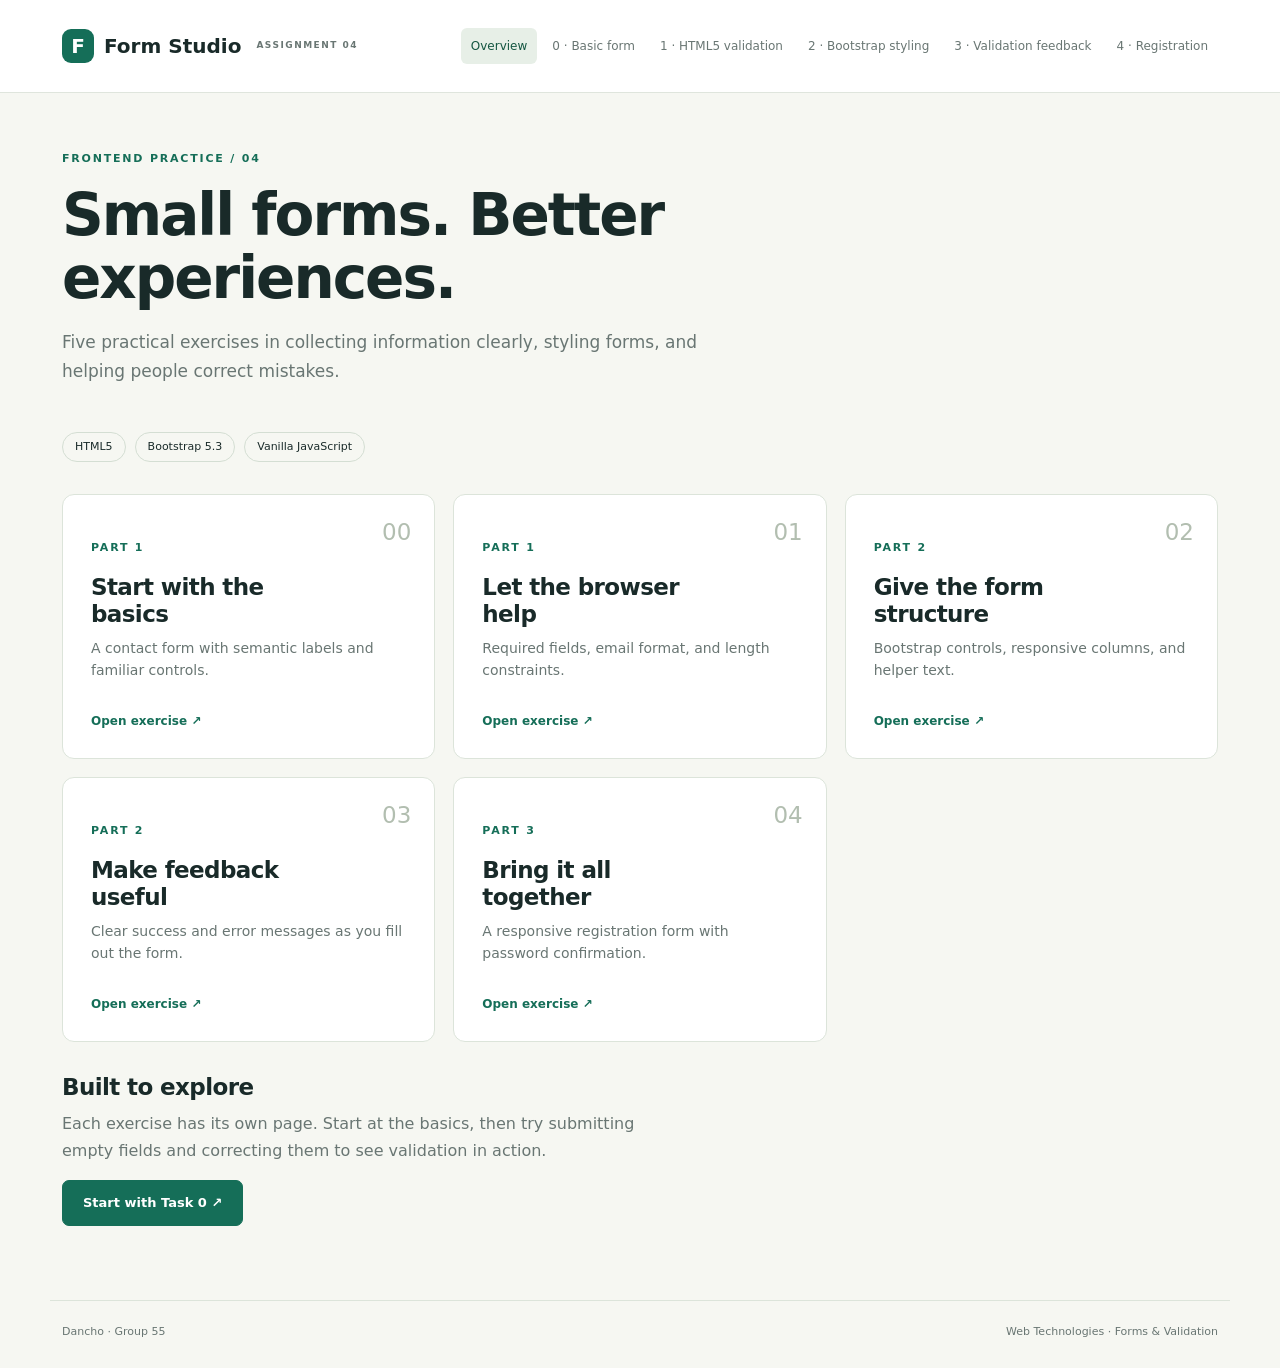
<file: index.html>
<!doctype html>
<html lang="en"><head><meta charset="utf-8"><meta name="viewport" content="width=device-width, initial-scale=1"><meta name="description" content="Assignment 4 — HTML forms and Bootstrap validation by Dancho, group 55."><title>Small forms. Better experiences. | Form Studio</title><link rel="stylesheet" href="assets/bootstrap.min.css"><link rel="stylesheet" href="assets/styles.css"><script src="assets/forms.js" defer></script></head>
<body><a class="skip-link" href="#main">Skip to content</a><header><nav class="navbar container" aria-label="Assignment navigation"><a class="navbar-brand" href="index.html"><span class="brand-mark">F</span> Form Studio<span class="brand-sub">ASSIGNMENT 04</span></a><div class="nav-links"><a class="nav-link active" href="index.html" aria-current="page">Overview</a><a class="nav-link " href="task0.html">0 · Basic form</a><a class="nav-link " href="task1.html">1 · HTML5 validation</a><a class="nav-link " href="task2.html">2 · Bootstrap styling</a><a class="nav-link " href="task3.html">3 · Validation feedback</a><a class="nav-link " href="task4.html">4 · Registration</a></div></nav></header>
<main id="main" class="container"><div class="page-heading"><p class="eyebrow">FRONTEND PRACTICE / 04</p><h1>Small forms. Better experiences.</h1><p class="lead">Five practical exercises in collecting information clearly, styling forms, and helping people correct mistakes.</p></div><div class="overview-top"><span class="pill">HTML5</span><span class="pill">Bootstrap 5.3</span><span class="pill">Vanilla JavaScript</span></div><section class="task-grid" aria-label="Exercises"><a class="task-card" href="task0.html"><span class="task-number">00</span><p class="eyebrow">PART 1</p><h2>Start with the basics</h2><p>A contact form with semantic labels and familiar controls.</p><span class="task-link">Open exercise ↗</span></a><a class="task-card" href="task1.html"><span class="task-number">01</span><p class="eyebrow">PART 1</p><h2>Let the browser help</h2><p>Required fields, email format, and length constraints.</p><span class="task-link">Open exercise ↗</span></a><a class="task-card" href="task2.html"><span class="task-number">02</span><p class="eyebrow">PART 2</p><h2>Give the form structure</h2><p>Bootstrap controls, responsive columns, and helper text.</p><span class="task-link">Open exercise ↗</span></a><a class="task-card" href="task3.html"><span class="task-number">03</span><p class="eyebrow">PART 2</p><h2>Make feedback useful</h2><p>Clear success and error messages as you fill out the form.</p><span class="task-link">Open exercise ↗</span></a><a class="task-card" href="task4.html"><span class="task-number">04</span><p class="eyebrow">PART 3</p><h2>Bring it all together</h2><p>A responsive registration form with password confirmation.</p><span class="task-link">Open exercise ↗</span></a></section><section class="overview-note"><h2>Built to explore</h2><p>Each exercise has its own page. Start at the basics, then try submitting empty fields and correcting them to see validation in action.</p><a class="btn btn-primary" href="task0.html">Start with Task 0 ↗</a></section></main><footer class="container"><span>Dancho · Group 55</span><span>Web Technologies · Forms &amp; Validation</span></footer></body></html>
</file>
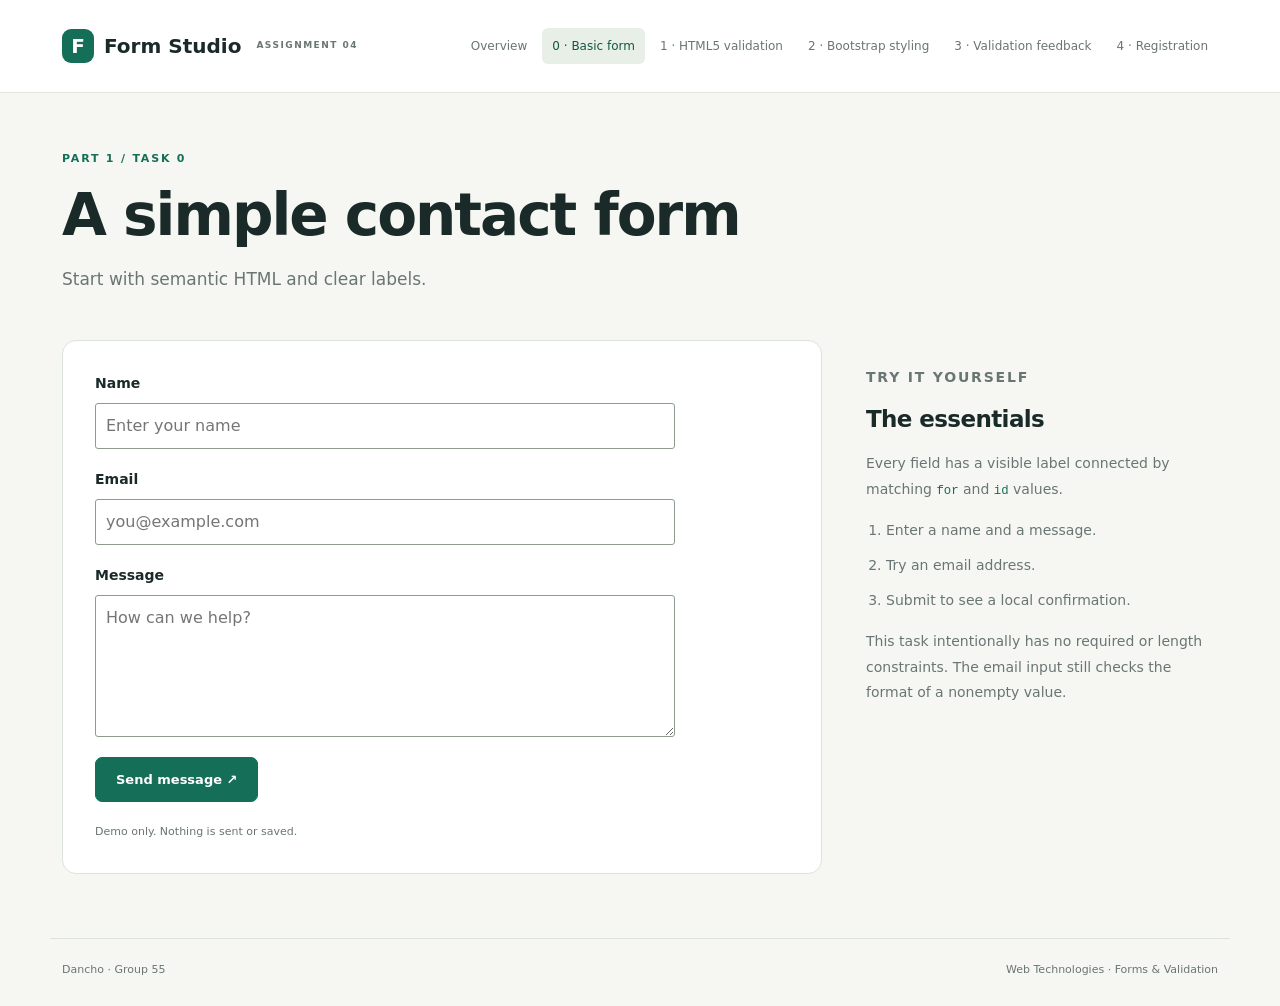
<file: task0.html>
<!doctype html>
<html lang="en"><head><meta charset="utf-8"><meta name="viewport" content="width=device-width, initial-scale=1"><meta name="description" content="Assignment 4 — HTML forms and Bootstrap validation by Dancho, group 55."><title>A simple contact form | Form Studio</title><link rel="stylesheet" href="assets/bootstrap.min.css"><link rel="stylesheet" href="assets/styles.css"><script src="assets/forms.js" defer></script></head>
<body><a class="skip-link" href="#main">Skip to content</a><header><nav class="navbar container" aria-label="Assignment navigation"><a class="navbar-brand" href="index.html"><span class="brand-mark">F</span> Form Studio<span class="brand-sub">ASSIGNMENT 04</span></a><div class="nav-links"><a class="nav-link " href="index.html">Overview</a><a class="nav-link active" href="task0.html" aria-current="page">0 · Basic form</a><a class="nav-link " href="task1.html">1 · HTML5 validation</a><a class="nav-link " href="task2.html">2 · Bootstrap styling</a><a class="nav-link " href="task3.html">3 · Validation feedback</a><a class="nav-link " href="task4.html">4 · Registration</a></div></nav></header>
<main id="main" class="container"><div class="page-heading"><p class="eyebrow">PART 1 / TASK 0</p><h1>A simple contact form</h1><p class="lead">Start with semantic HTML and clear labels.</p></div><div class="workspace"><section class="form-panel" aria-label="Form demonstration"><form id="contact-form" class="basic-form" data-mode="native" ><div class="basic-field"><label class="form-label" for="name">Name</label><input id="name" name="name" type="text" class="" placeholder="Enter your name" ></div><div class="basic-field"><label class="form-label" for="email">Email</label><input id="email" name="email" type="email" class="" placeholder="you@example.com" ></div><div class="basic-field"><label class="form-label" for="message">Message</label><textarea id="message" name="message" rows="5" class="" placeholder="How can we help?" ></textarea></div><div class="col-12"><button class="btn btn-primary" type="submit">Send message <span aria-hidden="true">↗</span></button></div><p class="form-status col-12" role="status" aria-live="polite"></p></form><p class="demo-note">Demo only. Nothing is sent or saved.</p></section><aside class="guide"><p class="eyebrow">TRY IT YOURSELF</p><h2>The essentials</h2><p>Every field has a visible label connected by matching <code>for</code> and <code>id</code> values.</p><ol><li>Enter a name and a message.</li><li>Try an email address.</li><li>Submit to see a local confirmation.</li></ol><p>This task intentionally has no required or length constraints. The email input still checks the format of a nonempty value.</p></aside></div></main><footer class="container"><span>Dancho · Group 55</span><span>Web Technologies · Forms &amp; Validation</span></footer></body></html>
</file>
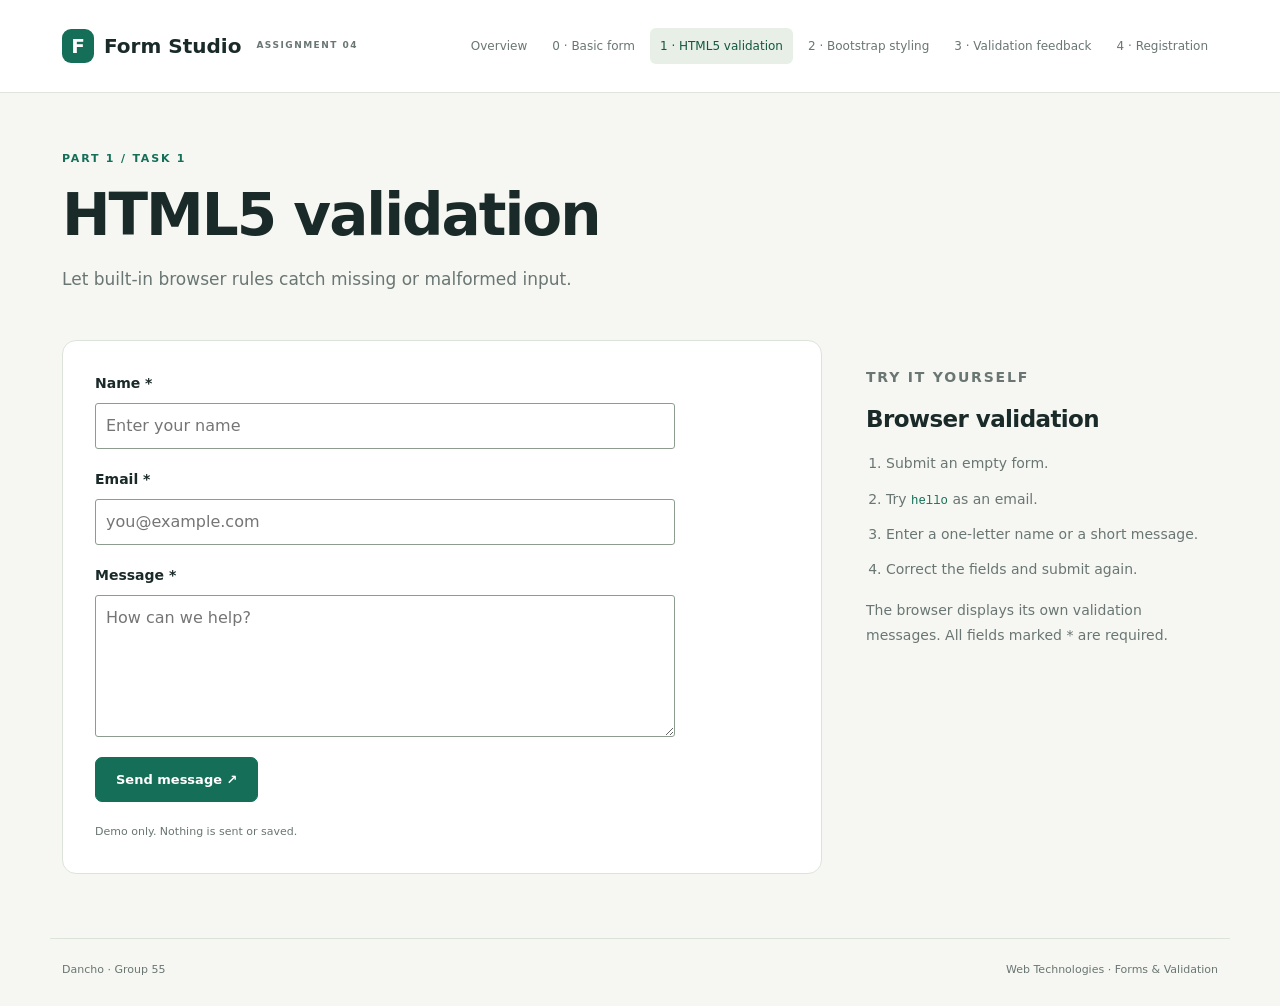
<file: task1.html>
<!doctype html>
<html lang="en"><head><meta charset="utf-8"><meta name="viewport" content="width=device-width, initial-scale=1"><meta name="description" content="Assignment 4 — HTML forms and Bootstrap validation by Dancho, group 55."><title>HTML5 validation | Form Studio</title><link rel="stylesheet" href="assets/bootstrap.min.css"><link rel="stylesheet" href="assets/styles.css"><script src="assets/forms.js" defer></script></head>
<body><a class="skip-link" href="#main">Skip to content</a><header><nav class="navbar container" aria-label="Assignment navigation"><a class="navbar-brand" href="index.html"><span class="brand-mark">F</span> Form Studio<span class="brand-sub">ASSIGNMENT 04</span></a><div class="nav-links"><a class="nav-link " href="index.html">Overview</a><a class="nav-link " href="task0.html">0 · Basic form</a><a class="nav-link active" href="task1.html" aria-current="page">1 · HTML5 validation</a><a class="nav-link " href="task2.html">2 · Bootstrap styling</a><a class="nav-link " href="task3.html">3 · Validation feedback</a><a class="nav-link " href="task4.html">4 · Registration</a></div></nav></header>
<main id="main" class="container"><div class="page-heading"><p class="eyebrow">PART 1 / TASK 1</p><h1>HTML5 validation</h1><p class="lead">Let built-in browser rules catch missing or malformed input.</p></div><div class="workspace"><section class="form-panel" aria-label="Form demonstration"><form id="contact-form" class="basic-form" data-mode="native" ><div class="basic-field"><label class="form-label" for="name">Name *</label><input id="name" name="name" type="text" class="" placeholder="Enter your name" minlength="2" maxlength="60" autocomplete="name" required></div><div class="basic-field"><label class="form-label" for="email">Email *</label><input id="email" name="email" type="email" class="" placeholder="you@example.com" maxlength="254" autocomplete="email" required></div><div class="basic-field"><label class="form-label" for="message">Message *</label><textarea id="message" name="message" rows="5" class="" placeholder="How can we help?" minlength="10" maxlength="1000" required></textarea></div><div class="col-12"><button class="btn btn-primary" type="submit">Send message <span aria-hidden="true">↗</span></button></div><p class="form-status col-12" role="status" aria-live="polite"></p></form><p class="demo-note">Demo only. Nothing is sent or saved.</p></section><aside class="guide"><p class="eyebrow">TRY IT YOURSELF</p><h2>Browser validation</h2><ol><li>Submit an empty form.</li><li>Try <code>hello</code> as an email.</li><li>Enter a one-letter name or a short message.</li><li>Correct the fields and submit again.</li></ol><p>The browser displays its own validation messages. All fields marked * are required.</p></aside></div></main><footer class="container"><span>Dancho · Group 55</span><span>Web Technologies · Forms &amp; Validation</span></footer></body></html>
</file>
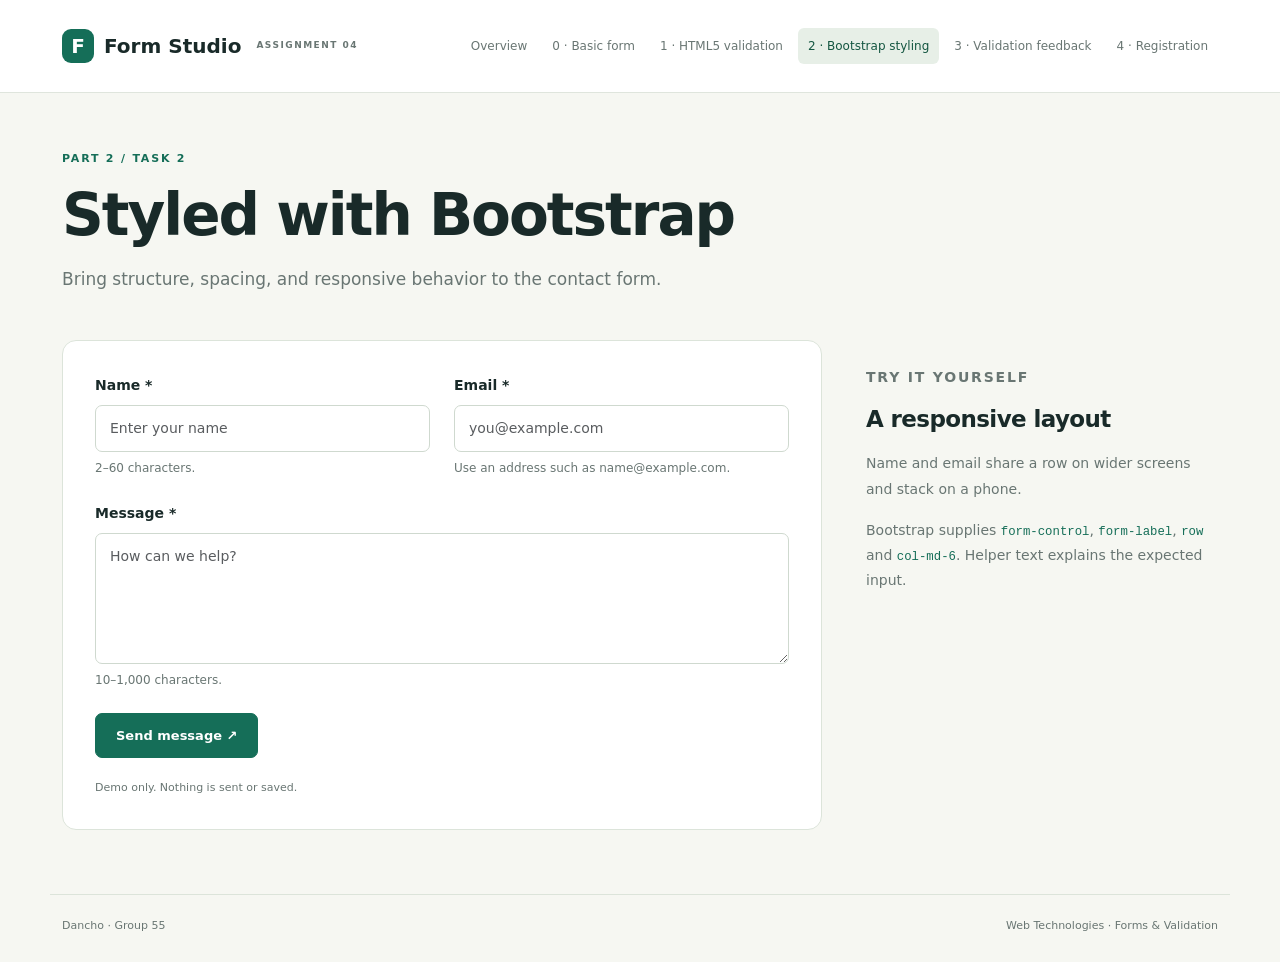
<file: task2.html>
<!doctype html>
<html lang="en"><head><meta charset="utf-8"><meta name="viewport" content="width=device-width, initial-scale=1"><meta name="description" content="Assignment 4 — HTML forms and Bootstrap validation by Dancho, group 55."><title>Styled with Bootstrap | Form Studio</title><link rel="stylesheet" href="assets/bootstrap.min.css"><link rel="stylesheet" href="assets/styles.css"><script src="assets/forms.js" defer></script></head>
<body><a class="skip-link" href="#main">Skip to content</a><header><nav class="navbar container" aria-label="Assignment navigation"><a class="navbar-brand" href="index.html"><span class="brand-mark">F</span> Form Studio<span class="brand-sub">ASSIGNMENT 04</span></a><div class="nav-links"><a class="nav-link " href="index.html">Overview</a><a class="nav-link " href="task0.html">0 · Basic form</a><a class="nav-link " href="task1.html">1 · HTML5 validation</a><a class="nav-link active" href="task2.html" aria-current="page">2 · Bootstrap styling</a><a class="nav-link " href="task3.html">3 · Validation feedback</a><a class="nav-link " href="task4.html">4 · Registration</a></div></nav></header>
<main id="main" class="container"><div class="page-heading"><p class="eyebrow">PART 2 / TASK 2</p><h1>Styled with Bootstrap</h1><p class="lead">Bring structure, spacing, and responsive behavior to the contact form.</p></div><div class="workspace"><section class="form-panel" aria-label="Form demonstration"><form id="contact-form" class="row g-4" data-mode="native" ><div class="col-md-6"><label class="form-label" for="name">Name *</label><input id="name" name="name" type="text" class="form-control" placeholder="Enter your name" minlength="2" maxlength="60" autocomplete="name" required aria-describedby="name-help"><div id="name-help" class="form-text">2–60 characters.</div></div><div class="col-md-6"><label class="form-label" for="email">Email *</label><input id="email" name="email" type="email" class="form-control" placeholder="you@example.com" maxlength="254" autocomplete="email" required aria-describedby="email-help"><div id="email-help" class="form-text">Use an address such as name@example.com.</div></div><div class="col-12"><label class="form-label" for="message">Message *</label><textarea id="message" name="message" rows="5" class="form-control" placeholder="How can we help?" minlength="10" maxlength="1000" required aria-describedby="message-help"></textarea><div id="message-help" class="form-text">10–1,000 characters.</div></div><div class="col-12"><button class="btn btn-primary" type="submit">Send message <span aria-hidden="true">↗</span></button></div><p class="form-status col-12" role="status" aria-live="polite"></p></form><p class="demo-note">Demo only. Nothing is sent or saved.</p></section><aside class="guide"><p class="eyebrow">TRY IT YOURSELF</p><h2>A responsive layout</h2><p>Name and email share a row on wider screens and stack on a phone.</p><p>Bootstrap supplies <code>form-control</code>, <code>form-label</code>, <code>row</code> and <code>col-md-6</code>. Helper text explains the expected input.</p></aside></div></main><footer class="container"><span>Dancho · Group 55</span><span>Web Technologies · Forms &amp; Validation</span></footer></body></html>
</file>
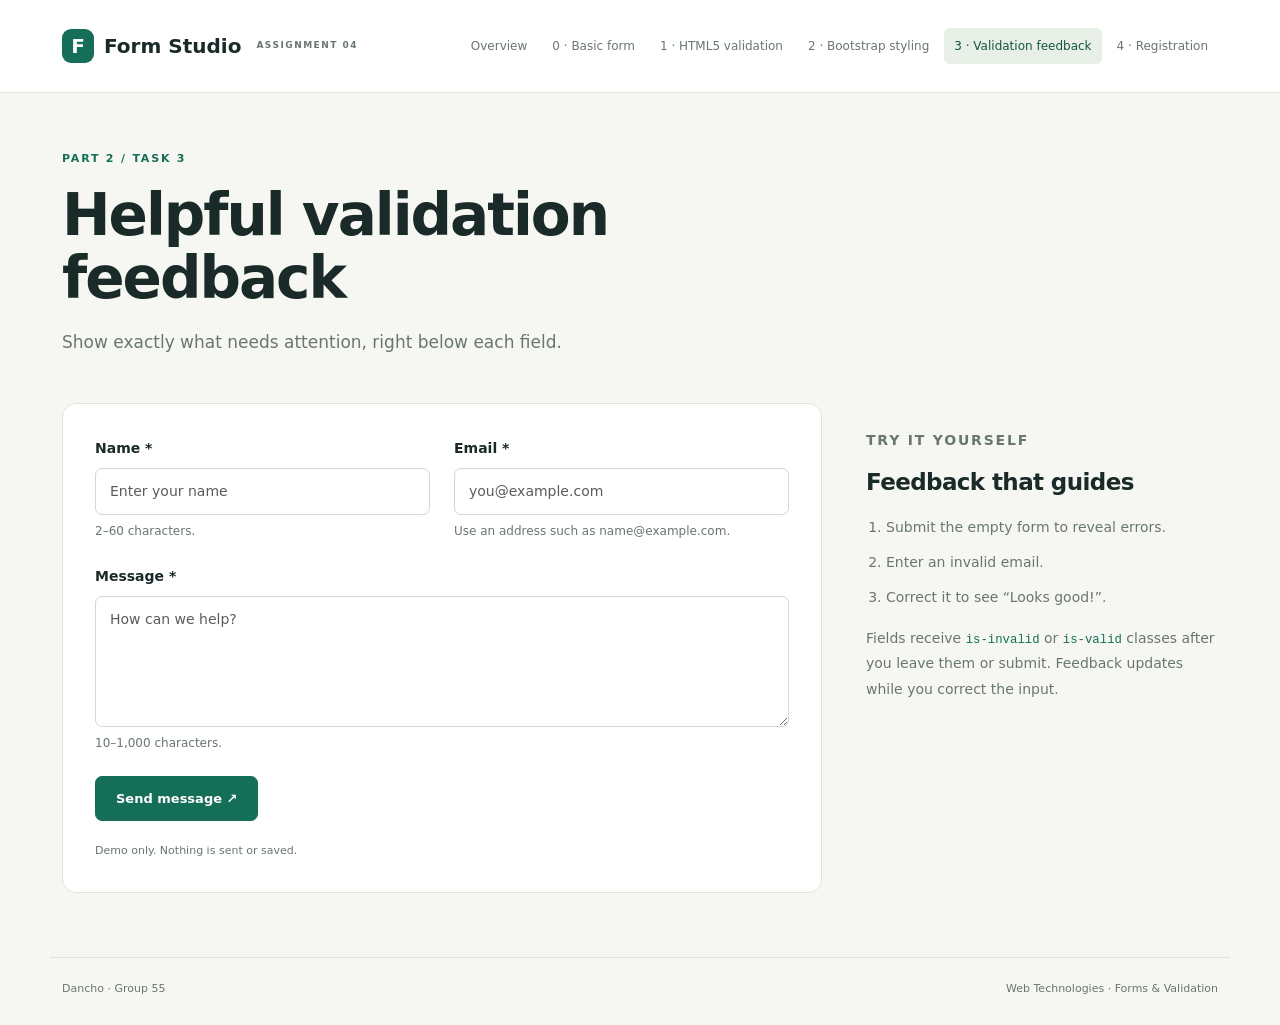
<file: task3.html>
<!doctype html>
<html lang="en"><head><meta charset="utf-8"><meta name="viewport" content="width=device-width, initial-scale=1"><meta name="description" content="Assignment 4 — HTML forms and Bootstrap validation by Dancho, group 55."><title>Helpful validation feedback | Form Studio</title><link rel="stylesheet" href="assets/bootstrap.min.css"><link rel="stylesheet" href="assets/styles.css"><script src="assets/forms.js" defer></script></head>
<body><a class="skip-link" href="#main">Skip to content</a><header><nav class="navbar container" aria-label="Assignment navigation"><a class="navbar-brand" href="index.html"><span class="brand-mark">F</span> Form Studio<span class="brand-sub">ASSIGNMENT 04</span></a><div class="nav-links"><a class="nav-link " href="index.html">Overview</a><a class="nav-link " href="task0.html">0 · Basic form</a><a class="nav-link " href="task1.html">1 · HTML5 validation</a><a class="nav-link " href="task2.html">2 · Bootstrap styling</a><a class="nav-link active" href="task3.html" aria-current="page">3 · Validation feedback</a><a class="nav-link " href="task4.html">4 · Registration</a></div></nav></header>
<main id="main" class="container"><div class="page-heading"><p class="eyebrow">PART 2 / TASK 3</p><h1>Helpful validation feedback</h1><p class="lead">Show exactly what needs attention, right below each field.</p></div><div class="workspace"><section class="form-panel" aria-label="Form demonstration"><form id="contact-form" class="row g-4" data-mode="custom" novalidate><div class="col-md-6"><label class="form-label" for="name">Name *</label><input id="name" name="name" type="text" class="form-control" placeholder="Enter your name" minlength="2" maxlength="60" autocomplete="name" required aria-describedby="name-help name-error"><div id="name-help" class="form-text">2–60 characters.</div><div id="name-error" class="invalid-feedback">Please check this field.</div><div class="valid-feedback">Looks good!</div></div><div class="col-md-6"><label class="form-label" for="email">Email *</label><input id="email" name="email" type="email" class="form-control" placeholder="you@example.com" maxlength="254" autocomplete="email" required aria-describedby="email-help email-error"><div id="email-help" class="form-text">Use an address such as name@example.com.</div><div id="email-error" class="invalid-feedback">Please check this field.</div><div class="valid-feedback">Looks good!</div></div><div class="col-12"><label class="form-label" for="message">Message *</label><textarea id="message" name="message" rows="5" class="form-control" placeholder="How can we help?" minlength="10" maxlength="1000" required aria-describedby="message-help message-error"></textarea><div id="message-help" class="form-text">10–1,000 characters.</div><div id="message-error" class="invalid-feedback">Please check this field.</div><div class="valid-feedback">Looks good!</div></div><div class="col-12"><button class="btn btn-primary" type="submit">Send message <span aria-hidden="true">↗</span></button></div><p class="form-status col-12" role="status" aria-live="polite"></p></form><p class="demo-note">Demo only. Nothing is sent or saved.</p></section><aside class="guide"><p class="eyebrow">TRY IT YOURSELF</p><h2>Feedback that guides</h2><ol><li>Submit the empty form to reveal errors.</li><li>Enter an invalid email.</li><li>Correct it to see “Looks good!”.</li></ol><p>Fields receive <code>is-invalid</code> or <code>is-valid</code> classes after you leave them or submit. Feedback updates while you correct the input.</p></aside></div></main><footer class="container"><span>Dancho · Group 55</span><span>Web Technologies · Forms &amp; Validation</span></footer></body></html>
</file>
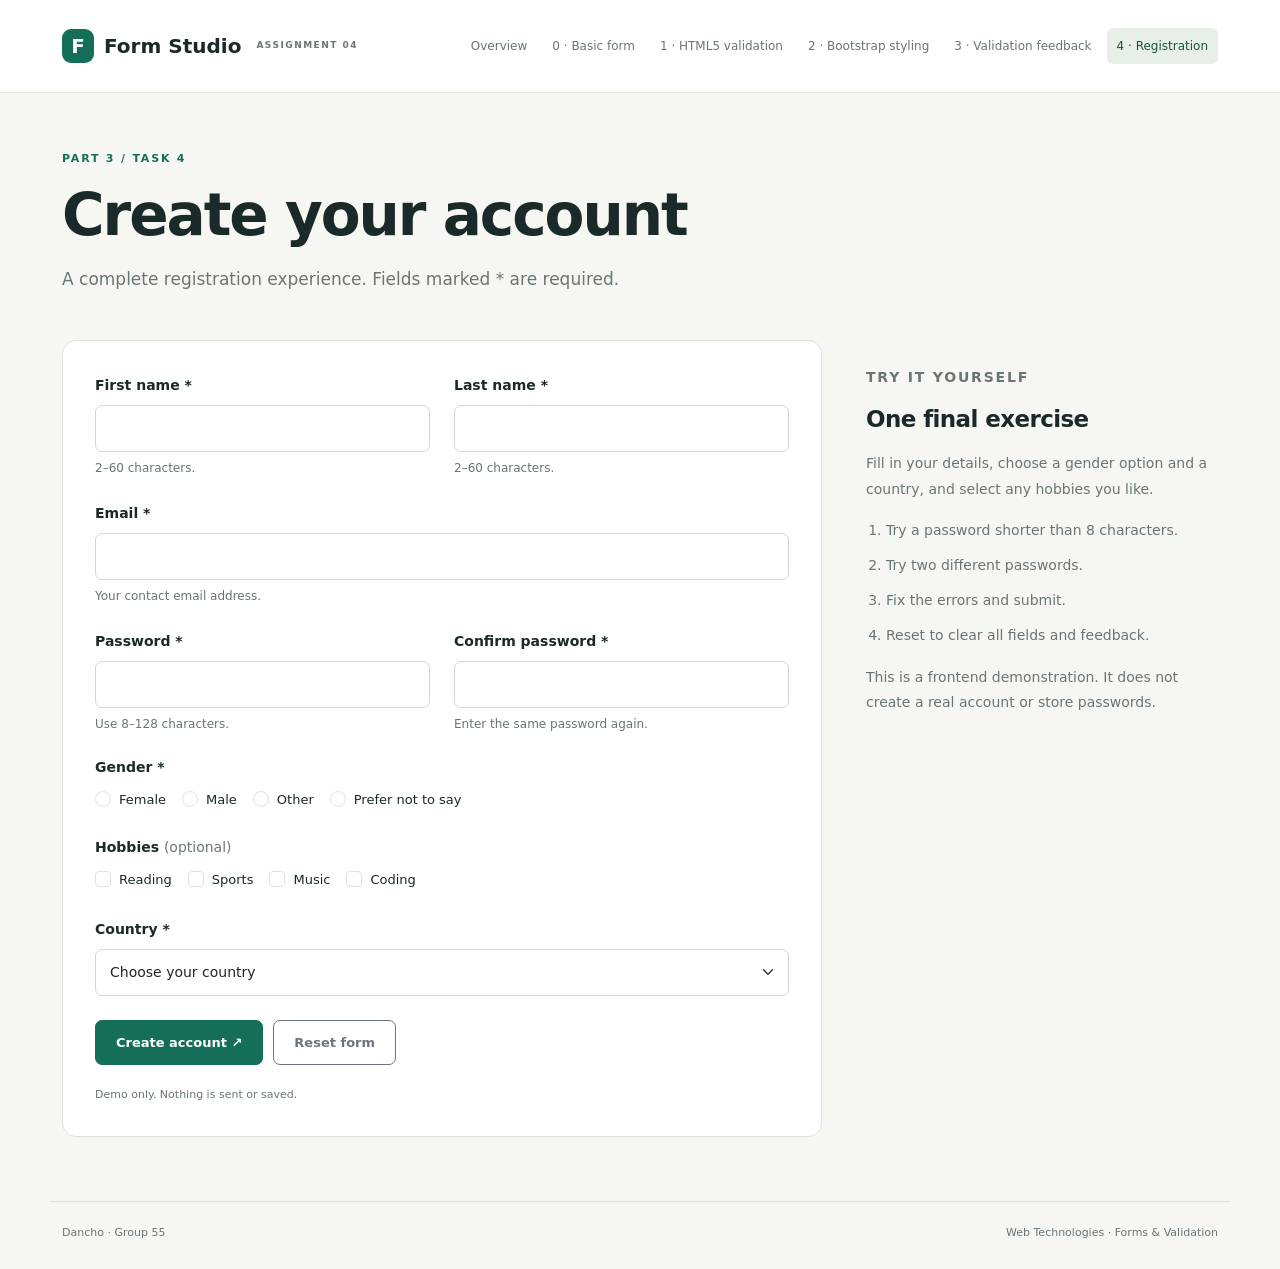
<file: task4.html>
<!doctype html>
<html lang="en"><head><meta charset="utf-8"><meta name="viewport" content="width=device-width, initial-scale=1"><meta name="description" content="Assignment 4 — HTML forms and Bootstrap validation by Dancho, group 55."><title>Create your account | Form Studio</title><link rel="stylesheet" href="assets/bootstrap.min.css"><link rel="stylesheet" href="assets/styles.css"><script src="assets/forms.js" defer></script></head>
<body><a class="skip-link" href="#main">Skip to content</a><header><nav class="navbar container" aria-label="Assignment navigation"><a class="navbar-brand" href="index.html"><span class="brand-mark">F</span> Form Studio<span class="brand-sub">ASSIGNMENT 04</span></a><div class="nav-links"><a class="nav-link " href="index.html">Overview</a><a class="nav-link " href="task0.html">0 · Basic form</a><a class="nav-link " href="task1.html">1 · HTML5 validation</a><a class="nav-link " href="task2.html">2 · Bootstrap styling</a><a class="nav-link " href="task3.html">3 · Validation feedback</a><a class="nav-link active" href="task4.html" aria-current="page">4 · Registration</a></div></nav></header>
<main id="main" class="container"><div class="page-heading"><p class="eyebrow">PART 3 / TASK 4</p><h1>Create your account</h1><p class="lead">A complete registration experience. Fields marked * are required.</p></div><div class="workspace"><section class="form-panel" aria-label="Form demonstration"><form id="registration-form" class="row g-4" data-mode="custom" novalidate><div class="col-md-6"><label class="form-label" for="first-name">First name *</label><input class="form-control" id="first-name" name="first-name" type="text" autocomplete="given-name" minlength="2" maxlength="60" required aria-describedby="first-name-help first-name-error"><div id="first-name-help" class="form-text">2–60 characters.</div><div id="first-name-error" class="invalid-feedback">Please check this field.</div><div class="valid-feedback">Looks good!</div></div><div class="col-md-6"><label class="form-label" for="last-name">Last name *</label><input class="form-control" id="last-name" name="last-name" type="text" autocomplete="family-name" minlength="2" maxlength="60" required aria-describedby="last-name-help last-name-error"><div id="last-name-help" class="form-text">2–60 characters.</div><div id="last-name-error" class="invalid-feedback">Please check this field.</div><div class="valid-feedback">Looks good!</div></div><div class="col-12"><label class="form-label" for="email">Email *</label><input class="form-control" id="email" name="email" type="email" autocomplete="email" maxlength="254" required aria-describedby="email-help email-error"><div id="email-help" class="form-text">Your contact email address.</div><div id="email-error" class="invalid-feedback">Please check this field.</div><div class="valid-feedback">Looks good!</div></div><div class="col-md-6"><label class="form-label" for="password">Password *</label><input class="form-control" id="password" name="password" type="password" autocomplete="new-password" minlength="8" maxlength="128" required aria-describedby="password-help password-error"><div id="password-help" class="form-text">Use 8–128 characters.</div><div id="password-error" class="invalid-feedback">Please check this field.</div><div class="valid-feedback">Looks good!</div></div><div class="col-md-6"><label class="form-label" for="confirm-password">Confirm password *</label><input class="form-control" id="confirm-password" name="confirm-password" type="password" autocomplete="new-password" minlength="8" maxlength="128" required aria-describedby="confirm-password-help confirm-password-error"><div id="confirm-password-help" class="form-text">Enter the same password again.</div><div id="confirm-password-error" class="invalid-feedback">Please check this field.</div><div class="valid-feedback">Looks good!</div></div><fieldset class="col-12"><legend>Gender *</legend><div class="form-check form-check-inline"><input class="form-check-input" id="gender-female" type="radio" name="gender" value="female" required aria-describedby="gender-error"><label class="form-check-label" for="gender-female">Female</label></div><div class="form-check form-check-inline"><input class="form-check-input" id="gender-male" type="radio" name="gender" value="male" required aria-describedby="gender-error"><label class="form-check-label" for="gender-male">Male</label></div><div class="form-check form-check-inline"><input class="form-check-input" id="gender-other" type="radio" name="gender" value="other" required aria-describedby="gender-error"><label class="form-check-label" for="gender-other">Other</label></div><div class="form-check form-check-inline"><input class="form-check-input" id="gender-undisclosed" type="radio" name="gender" value="undisclosed" required aria-describedby="gender-error"><label class="form-check-label" for="gender-undisclosed">Prefer not to say</label></div><div id="gender-error" class="group-feedback invalid-feedback">Please choose a gender option.</div></fieldset><fieldset class="col-12"><legend>Hobbies <span class="optional">(optional)</span></legend><div class="form-check form-check-inline"><input class="form-check-input" type="checkbox" name="hobbies" id="hobby-reading" value="Reading"><label class="form-check-label" for="hobby-reading">Reading</label></div><div class="form-check form-check-inline"><input class="form-check-input" type="checkbox" name="hobbies" id="hobby-sports" value="Sports"><label class="form-check-label" for="hobby-sports">Sports</label></div><div class="form-check form-check-inline"><input class="form-check-input" type="checkbox" name="hobbies" id="hobby-music" value="Music"><label class="form-check-label" for="hobby-music">Music</label></div><div class="form-check form-check-inline"><input class="form-check-input" type="checkbox" name="hobbies" id="hobby-coding" value="Coding"><label class="form-check-label" for="hobby-coding">Coding</label></div></fieldset><div class="col-12"><label for="country" class="form-label">Country *</label><select id="country" name="country" class="form-select" required aria-describedby="country-error"><option value="">Choose your country</option><option value="Kazakhstan">Kazakhstan</option><option value="Kyrgyzstan">Kyrgyzstan</option><option value="Uzbekistan">Uzbekistan</option><option value="United Kingdom">United Kingdom</option><option value="United States">United States</option><option value="Other">Other</option></select><div id="country-error" class="invalid-feedback">Please check this field.</div><div class="valid-feedback">Looks good!</div></div><div class="col-12 button-row"><button type="submit" class="btn btn-primary">Create account ↗</button><button type="reset" class="btn btn-outline-secondary">Reset form</button></div><p class="form-status col-12" role="status" aria-live="polite"></p></form><p class="demo-note">Demo only. Nothing is sent or saved.</p></section><aside class="guide"><p class="eyebrow">TRY IT YOURSELF</p><h2>One final exercise</h2><p>Fill in your details, choose a gender option and a country, and select any hobbies you like.</p><ol><li>Try a password shorter than 8 characters.</li><li>Try two different passwords.</li><li>Fix the errors and submit.</li><li>Reset to clear all fields and feedback.</li></ol><p>This is a frontend demonstration. It does not create a real account or store passwords.</p></aside></div></main><footer class="container"><span>Dancho · Group 55</span><span>Web Technologies · Forms &amp; Validation</span></footer></body></html>
</file>
<file: assets/styles.css>
:root{--ink:#192a29;--muted:#697673;--accent:#156e58;--paper:#f6f7f2}body{background:var(--paper);color:var(--ink);font-family:system-ui,-apple-system,sans-serif}header{background:#fff;border-bottom:1px solid #dfe5dd}.container{max-width:1180px}.navbar{padding:24px 12px;gap:24px;align-items:center}.navbar-brand{color:var(--ink);font-weight:750;font-size:20px;margin:0;display:flex;align-items:center;gap:10px}.brand-mark{background:var(--accent);color:white;border-radius:9px;width:32px;height:34px;display:grid;place-items:center}.brand-sub{font-size:9px;letter-spacing:1.5px;margin-left:5px;color:var(--muted)}.nav-links{display:flex;flex-wrap:wrap;gap:5px}.nav-link{font-size:12px;padding:9px 10px;border-radius:6px;color:var(--muted)}.nav-link:hover,.nav-link.active{background:#e7efe7;color:#145641}.page-heading{padding:58px 0 30px;max-width:760px}.eyebrow{font-size:11px;font-weight:700;letter-spacing:1.8px;color:var(--accent);margin-bottom:16px}h1{font-size:clamp(32px,4.8vw,58px);font-weight:650;letter-spacing:-2px;line-height:1.09;margin-bottom:18px}h2{font-size:23px;letter-spacing:-.6px;font-weight:650}.lead{font-size:17px;line-height:1.7;color:var(--muted);max-width:650px}.overview-top{display:flex;gap:9px;margin-bottom:32px}.pill{font-size:11px;border:1px solid #d4ded3;padding:6px 12px;border-radius:20px}.task-grid{display:grid;grid-template-columns:repeat(3,1fr);gap:18px}.task-card{position:relative;display:flex;flex-direction:column;background:#fff;border:1px solid #dce4da;border-radius:12px;padding:28px;text-decoration:none;color:var(--ink);min-height:265px;transition:transform .15s,border-color .15s}.task-card:hover{transform:translateY(-3px);border-color:var(--accent)}.task-card .eyebrow{margin:17px 0}.task-card h2{max-width:230px}.task-card p:not(.eyebrow){font-size:14px;line-height:1.6;color:var(--muted)}.task-number{position:absolute;right:23px;top:20px;color:#b2beb0;font-size:23px}.task-link{margin-top:auto;font-size:12px;font-weight:650;color:var(--accent)}.overview-note{padding:32px 0 10px;max-width:620px}.overview-note p{color:var(--muted);line-height:1.7}.workspace{display:grid;grid-template-columns:minmax(0,760px) 1fr;gap:44px;align-items:start}.form-panel{background:white;border:1px solid #dce4da;border-radius:14px;padding:32px}.guide{padding:25px 0}.guide h2{margin-bottom:18px}.guide p,.guide li{font-size:14px;line-height:1.8;color:var(--muted)}.guide ol{padding-left:20px}.guide li{margin-bottom:10px}.form-label,legend{font-size:14px;font-weight:600;margin-bottom:9px}legend{float:none;width:auto}.optional{font-weight:400;color:var(--muted)}.form-control,.form-select{padding:12px 14px;border-color:#cfd9cf;border-radius:7px;font-size:14px}.form-control:focus,.form-select:focus{border-color:#156e58;box-shadow:0 0 0 .2rem #156e581a}.form-text{font-size:12px;margin-top:7px;color:var(--muted)}.btn{font-size:13px;padding:12px 20px;border-radius:7px;font-weight:600}.btn-primary{--bs-btn-bg:#156e58;--bs-btn-border-color:#156e58;--bs-btn-hover-bg:#105640;--bs-btn-hover-border-color:#105640;--bs-btn-active-bg:#105640;--bs-btn-active-border-color:#105640;--bs-btn-disabled-bg:#156e58}.button-row{display:flex;gap:10px;flex-wrap:wrap}.form-check-label{font-size:13px}.form-check-input:checked{background-color:var(--accent);border-color:var(--accent)}.form-status{margin-bottom:0;font-size:14px;color:#145641}.form-status.error{color:#b42331}.form-status:empty{display:none}.demo-note{font-size:11px;color:var(--muted);margin:22px 0 0}.basic-field{margin-bottom:20px}.basic-field label{display:block}.basic-field input,.basic-field textarea{display:block;width:100%;padding:10px;border:1px solid #8e9c8f;border-radius:3px;font:inherit}.basic-field input:focus,.basic-field textarea:focus{outline:2px solid var(--accent);outline-offset:2px}.basic-form{max-width:580px}.basic-form button{font-weight:600}footer{display:flex;justify-content:space-between;gap:15px;flex-wrap:wrap;border-top:1px solid #dce4da;margin-top:64px;padding-top:23px!important;padding-bottom:28px!important;font-size:11px;color:var(--muted)}code{font-size:.88em;color:#156e58}.skip-link{position:absolute;left:12px;top:-60px;background:white;padding:10px;z-index:100}.skip-link:focus{top:10px}a:focus-visible,button:focus-visible{outline:3px solid #2e8069;outline-offset:3px}@media(max-width:991px){.navbar{align-items:flex-start}.brand-sub{display:none}.workspace{grid-template-columns:minmax(0,1fr) 230px;gap:24px}.task-grid{grid-template-columns:repeat(2,1fr)}}@media(max-width:650px){.page-heading{padding-top:36px}h1{letter-spacing:-1px}.workspace,.task-grid{grid-template-columns:1fr}.form-panel{padding:22px}.guide{padding-top:8px}.nav-links{gap:2px}.nav-link{font-size:11px;padding:8px}.navbar{gap:16px}.task-card{min-height:230px}.overview-top{flex-wrap:wrap}footer{margin-top:36px}}
</file>
